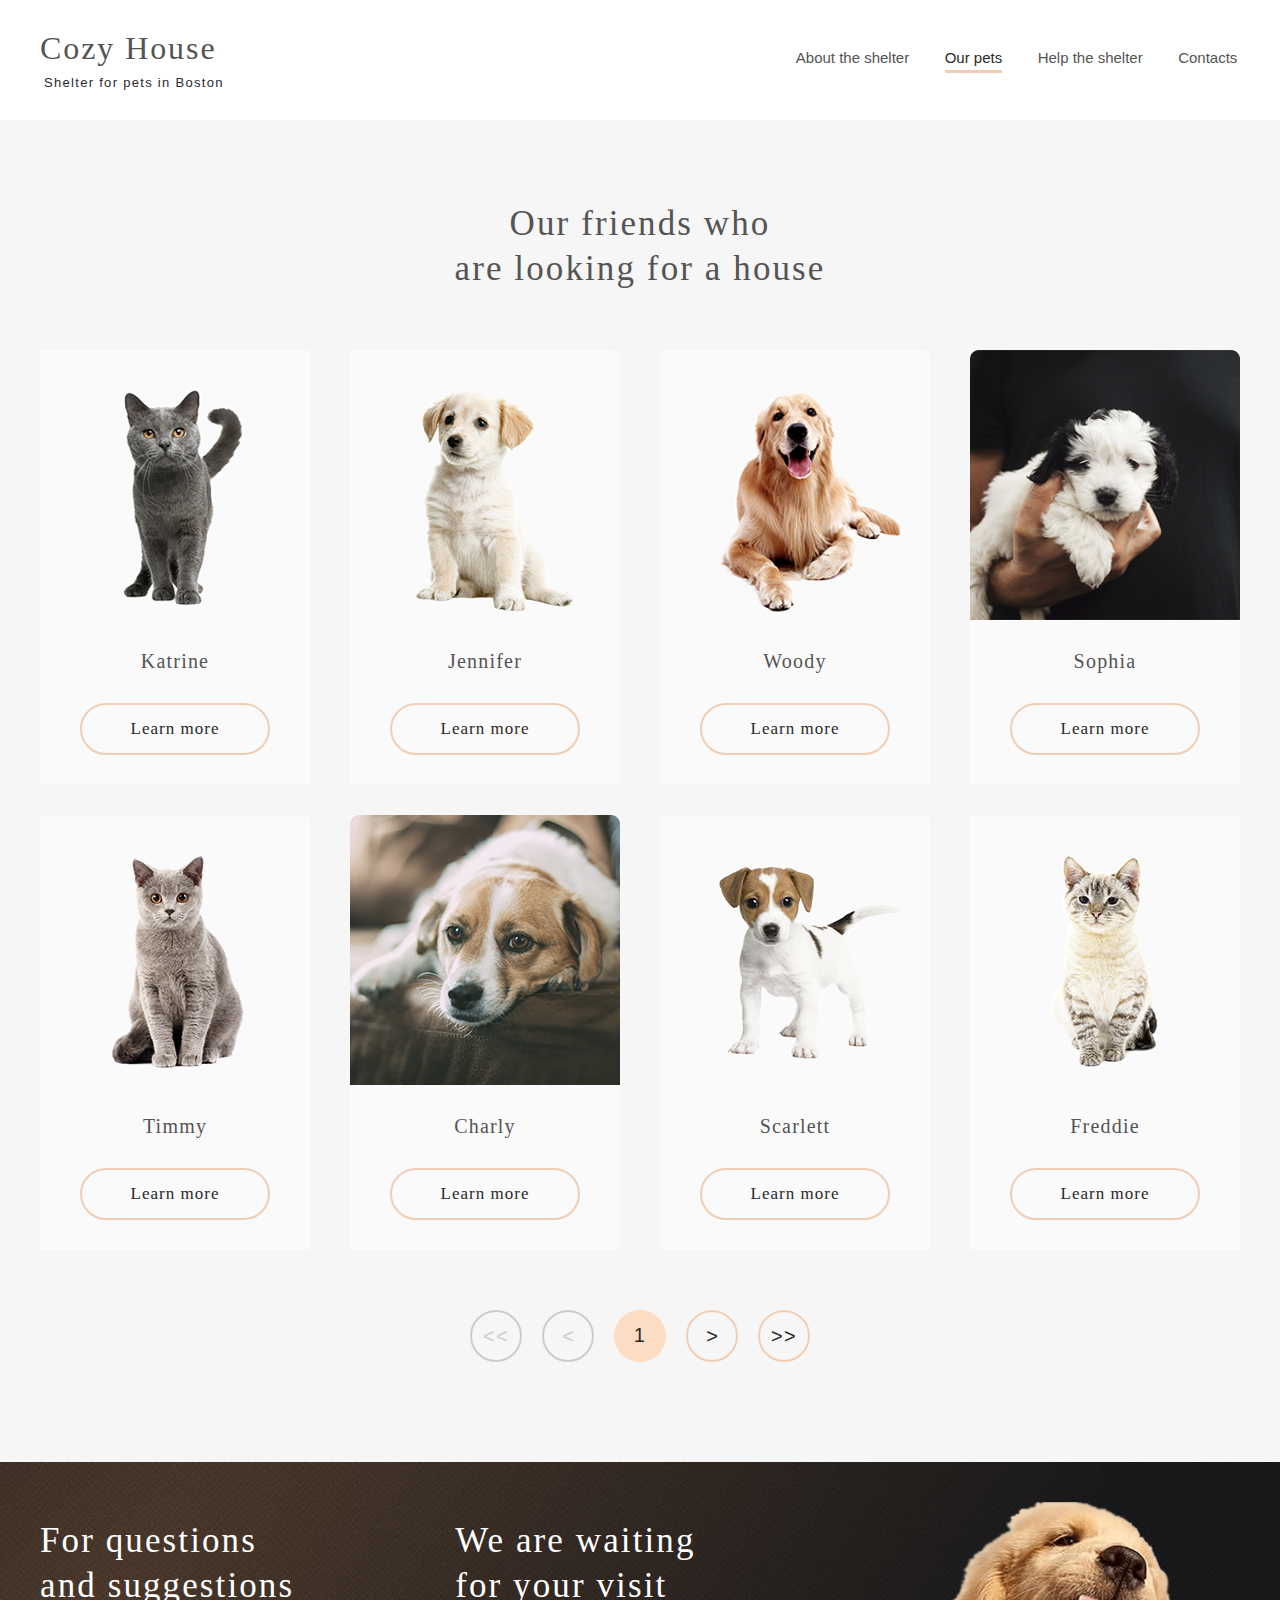
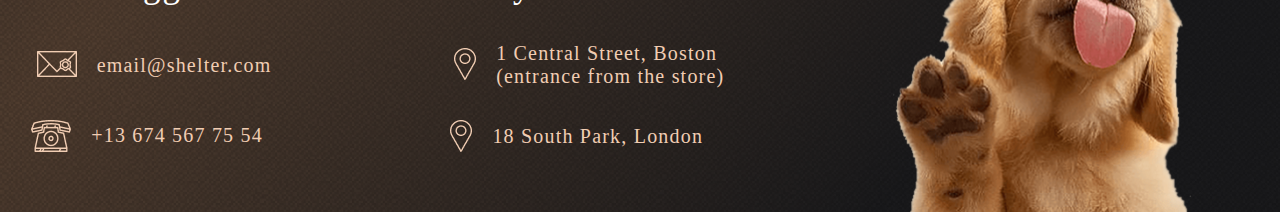
<file: pages/pets/index.html>
<!DOCTYPE html>
<html lang="en">
<head>
  <meta charset="UTF-8">
  <meta name="viewport" content="width=device-width, initial-scale=1.0">
  <title>our pets</title>
  <link rel="stylesheet" href="style.css">
  <script src="script.js"></script>
</head>
<body>
  <header>
    <div class="header-container">
    <div class="logo">
      <a href="https://bartozzzz.github.io/shelter/pages/main/">
        <h1 class="logo-text">Cozy House</h1>
        <p>Shelter for pets in Boston</p>
      </a>
    </div>
    <div class="header-references">
      <ul>
        <li><a href="https://bartozzzz.github.io/shelter/pages/main/" class="hover-link">About the shelter</a></li>
        <li><a href="#" class="Our-pets-ref hover-link"><span>Our pets</span></a></li>
        <li><a href="#" class="Help-the-shelter-ref disable-link">Help the shelter</a></li>
        <li><a href="#" class="Contacts-ref disable-link">Contacts</a></li>
      </ul>
    </div>
  </div>
  </header>
  <section>
    <div class="our-friends">
      <h3>Our friends who<br>
      are looking for a house</h3>
      <div class="first-row-pets">
        <div class="card hover">
          <div class="katrine"></div>
          <p>Katrine</p>
          <button class="hover">Learn more</button>
        </div>
        <div class="card hover">
          <div class="jennifer"></div>
          <p>Jennifer</p>
          <button class="hover">Learn more</button>
        </div>
        <div class="card hover">
          <div class="woody"></div>
          <p>Woody</p>
          <button class="hover">Learn more</button>
        </div>
        <div class="card hover">
          <div class="sophia"></div>
          <p>Sophia</p>
          <button class="hover">Learn more</button>
        </div>
      </div>
      <div class="second-row-pets">
        <div class="card hover">
          <div class="timmy"></div>
          <p>Timmy</p>
          <button class="hover">Learn more</button>
        </div>
        <div class="card hover">
          <div class="charly"></div>
          <p>Charly</p>
          <button class="hover">Learn more</button>
        </div>
        <div class="card hover">
          <div class="scarlett"></div>
          <p>Scarlett</p>
          <button class="hover">Learn more</button>
        </div>
        <div class="card hover">
          <div class="freddie"></div>
          <p>Freddie</p>
          <button class="hover">Learn more</button>
        </div>
      </div>
      <div class="panel-navigation">
        <div class="back-all" onclick="backAll()"><p>&lt;&lt;</p></div>
        <div class="back" onclick="back()"><p>&lt;</p></div>
        <div class="page-number" id="page-number" onclick="pageNumber()"><p>1</p></div>
        <div class="forward" onclick="forwardClick()"><p>&gt;</p></div>
        <div class="forward-all" onclick="forwardAll()"><p>&gt;&gt;</p></div>
      </div>
    </div>
  </section>
  <footer>
    <div class="footer-background" id="footer-background">
      <div class="footer-text">
        <div class="email-phone">
          <h3>For questions<br>
            and suggestions</h3>
            <div class="first-icon-container">
              <div class="phone-mail-bg">
                <div class="mail-icon"></div>
                <a href="https://mail.ru/" class="mail-icon-text">email@shelter.com</a>
              </div>
              <div class="phone-mail-bg">
                <div class="phone-icon"></div>
                <a href="tel:+13 674 567 75 54" class="phone-icon-text">+13 674 567 75 54</a>
              </div>
            </div>
        </div>
        <div class="position">
          <h3>We are waiting<br>
            for your visit</h3>
              <div class="second-icon-container">
                <div class="pin-icon-bg">
                  <div class="pin-icon1"></div>
                  <a href="https://www.google.ru/maps/place/%D0%A6%D0%B8%D1%80%D0%BA/@52.4341317,31.0073716,17z/data=!3m1!4b1!4m13!1m7!3m6!1s0x46d4699b50faf1a5:0x5ecca30fd2361396!2z0JPQvtC80LXQu9GM!3b1!8m2!3d52.4313388!4d30.99367!3m4!1s0x46d469aa9b2a45e5:0xc338badbffaee750!8m2!3d52.4341284!4d31.0095603" class="pin-icon-text1">1 Central Street, Boston<br>(entrance from the store)</a>
                </div>
                <div class="pin-icon-bg">
                  <div class="pin-icon2"></div>
                  <a href="https://www.google.ru/maps/place/%D0%92%D0%B5%D0%BB%D0%B8%D0%BA%D0%B0%D1%8F+%D0%9A%D0%B8%D1%82%D0%B0%D0%B9%D1%81%D0%BA%D0%B0%D1%8F+%D1%81%D1%82%D0%B5%D0%BD%D0%B0/@40.4319118,116.5681862,17z/data=!4m12!1m6!3m5!1s0x35f121d7687f2ccf:0xd040259b950522df!2z0JLQtdC70LjQutCw0Y8g0JrQuNGC0LDQudGB0LrQsNGPINGB0YLQtdC90LA!8m2!3d40.4319077!4d116.5703749!3m4!1s0x35f121d7687f2ccf:0xd040259b950522df!8m2!3d40.4319077!4d116.5703749" class="pin-icon-text2">18 South Park, London</a>
                </div>
              </div>
        </div>
      <div class="footer-bg-dog"></div>
    </div>
  </div>
  </footer>
</body>
</html>
</file>
<file: pages/pets/style.css>
* {
  margin: 0 auto;
  padding: 0;
  font-family: Arial, Georgia;
  user-select: none;
}
button {
  outline: none;
}
header {
  width: 1280px;
  height: 120px;
}
.header-container {
  display: inline-flex;
  justify-content: center;
  position: fixed;
  background-color: rgba(255, 255, 255, 1);
}
.header-references li {
  display: inline-flex;
}
.logo {
  cursor: pointer;
}
.logo a {
  text-decoration: none;
}
.logo-text {
  font-family: Georgia;
  font-style: normal;
  font-weight: normal;
  font-size: 32px;
  line-height: 35px;
  letter-spacing: 0.06em;
  color: rgba(84, 84, 84, 1);
  padding: 31px 0px 9px 40px;
}
.logo p {
  font-family: Arial;
  font-style: normal;
  font-weight: normal;
  font-size: 13px;
  line-height: 15px;
  letter-spacing: 0.1em;
  color: rgba(41, 41, 41, 1);
  padding: 0px 0px 30px 44px;
}
.header-references a {
  text-decoration: none;
  font-family: Arial;
  font-style: normal;
  font-weight: normal;
  font-size: 15px;
  line-height: 24px;
  color: rgba(84, 84, 84, 1);
}
.header-references ul {
  padding: 46px 0px 0px 572px;
}
.Our-pets-ref {
  margin-left: 31px;
}
.Help-the-shelter-ref {
  margin-left: 31px;
}
.Contacts-ref {
  margin-left: 31px;
  margin-right: 41px;
}
.Our-pets-ref span {
  color: rgba(41, 41, 41, 1);
  border-bottom: 3px solid rgba(241, 205, 179, 1);
  padding-bottom: 4px;
}
.hover-link:hover {
  color: rgba(41, 41, 41, 1);
}
.disable-link {
  cursor: default;
}
.header-references a:active {
  border-bottom: 3px solid rgba(241, 205, 179, 1);
  padding-bottom: 5px;
}
.our-friends {
  width: 1280px;
  height: 1342px;
  background-color: rgba(246, 246, 246, 1);
}
.our-friends h3 {
  text-align: center;
  font-family: Georgia;
  font-style: normal;
  font-weight: normal;
  font-size: 35px;
  line-height: 45px;
  letter-spacing: 0.06em;
  color: rgba(84, 84, 84, 1);
  padding-top: 81px;
}
.first-row-pets {
  display: inline-flex;
  margin-top: 59px;
}
.card {
  width: 270px;
  height: 435px;
  background-color: rgba(250, 250, 250, 1);
  display: flex;
  flex-direction: column;
  align-items: center;
  margin-left: 40px;
}
.card:hover {
  background-color: rgba(255, 255, 255, 1);
}
.katrine {
  background-image: url(assets/katrine.png);
  width: 270px;
  height: 270px;
}
.jennifer {
  background-image: url(assets/jennifer.png);
  width: 270px;
  height: 270px;
}
.woody {
  background-image: url(assets/woody.png);
  width: 270px;
  height: 270px;
}
.sophia {
  background-image: url(assets/sophia.png);
  width: 270px;
  height: 270px;
}
.card p {
  font-family: Georgia;
font-style: normal;
font-weight: normal;
font-size: 20px;
line-height: 23px;
letter-spacing: 0.06em;
color: rgba(84, 84, 84, 1);
padding-top: 30px;
}
.card button {
  width: 190px;
  height: 52px;
  border-radius: 100px;
  background-color: rgba(250, 250, 250, 1);
  font-family: Georgia;
  font-weight: normal;
  font-style: normal;
  color: rgba(41, 41, 41, 1);
  font-size: 17px;
  line-height: 22px;
  letter-spacing: 0.06em;
  text-align: center;
  border: 2px solid #F1CDB3;
  align-items: center;
  margin-top: 30px;
  outline: none;
}
.card button:hover {
  background-color: rgba(255, 255, 255, 1);
  cursor: pointer;
}
.second-row-pets {
  display: inline-flex;
  margin-top: 30px;
}
.timmy {
  background-image: url(assets/timmy.png);
  width: 270px;
  height: 270px;
}
.charly {
  background-image: url(assets/charly.png);
  width: 270px;
  height: 270px;
}
.scarlett {
  background-image: url(assets/scarlet.png);
  width: 270px;
  height: 270px;
}
.freddie {
  background-image: url(assets/freddie.png);
  width: 270px;
  height: 270px;
}
.panel-navigation {
  display: inline-flex;
  margin-top: 60px;
}
.back-all {
  height: 52px;
  width: 52px;
  border: 2px solid rgba(205, 205, 205, 1);
  box-sizing: border-box;
  border-radius: 100px;
  letter-spacing: 0.06em;
  text-align: center;
  padding-top: 13px;
  font-size: 20px;
  margin-left: 470px;
}
.back-all p {
  color: rgba(205, 205, 205, 1);
}
.back-all:hover {
  cursor: pointer;
}
.back {
  height: 52px;
  width: 52px;
  border: 2px solid rgba(205, 205, 205, 1);
  box-sizing: border-box;
  border-radius: 100px;
  text-align: center;
  padding-top: 13px;
  font-size: 20px;
  margin-left: 20px;
}
.back p {
  color: rgba(205, 205, 205, 1);
}
.back:hover {
  cursor: pointer;
}
.page-number {
  height: 52px;
  width: 52px;
  background-color: rgba(253, 220, 196, 1);
  box-sizing: border-box;
  font-family: Georgia;
  font-style: normal;
  font-weight: normal;
  border-radius: 100px;
  text-align: center;
  letter-spacing: 0.06em;
  line-height: 23px;
  padding-top: 14px;
  font-size: 20px;
  margin-left: 20px;
}
.page-number p {
  color: rgba(41, 41, 41, 1);
}
.page-number:hover {
  cursor: pointer;
  background-color: rgba(241, 205, 179, 1);
}
.forward {
  height: 52px;
  width: 52px;
  border: 2px solid #F1CDB3;
  box-sizing: border-box;
  border-radius: 100px;
  text-align: center;
  padding-top: 13px;
  font-size: 20px;
  margin-left: 20px;
}
.forward p {
  color: rgba(41, 41, 41, 1);
}
.forward:hover {
  cursor: pointer;
}
.forward-all {
  height: 52px;
  width: 52px;
  border: 2px solid #F1CDB3;
  box-sizing: border-box;
  letter-spacing: 0.06em;
  border-radius: 100px;
  text-align: center;
  padding-top: 13px;
  font-size: 20px;
  margin-left: 20px;
}
.forward-all p {
  color: rgba(41, 41, 41, 1);
}
.forward-all:hover {
  cursor: pointer;
}
.footer-background {
  background-image: url(assets/footer-gradient-background.png);
  height: 350px;
  width: 1280px;
}
.footer-text {
  display: inline-flex;
}
.footer-bg-dog {
  background-image: url(assets/footer-puppy.png);
  width: 300px;
  height: 310px;
  margin: 40px 0px 0px 168px;
}
.email-phone {
  padding-top: 56px;
}
.first-icon-container {
  display: flex;
  flex-direction: column;
}
.second-icon-container {
  display: flex;
  flex-direction: column;
}
.position {
  padding-top: 56px;
}
.email-phone h3 {
  font-family: Georgia;
  font-style: normal;
  font-weight: normal;
  font-size: 35px;
  line-height: 45px;
  letter-spacing: 0.06em;
  color: rgba(255, 255, 255, 1);
  padding-left: 40px;
}
.position h3 {
  font-family: Georgia;
  font-style: normal;
  font-weight: normal;
  font-size: 35px;
  line-height: 45px;
  letter-spacing: 0.06em;
  color: rgba(255, 255, 255, 1);
  padding-left: 161px;
}
.mail-icon-text {
  text-decoration: none;
  font-family: Georgia;
  font-style: normal;
  font-weight: normal;
  font-size: 20px;
  line-height: 23px;
  letter-spacing: 0.06em;
  color: rgba(241, 205, 179, 1);
  padding: 45px 0px 0px 20px;
}
.mail-icon {
  background-image: url(assets/mail.png);
  width: 40px;
  height: 26px;
  margin: 43px 0px 0px 14px;
}
.mail-icon:hover {
  cursor: pointer;
}
.mail-icon a:hover {
  cursor: pointer;
}
.phone-icon:hover {
  cursor: pointer;
}
.phone-icon a:hover {
  cursor: pointer;
}
.pin-icon1 a:hover {
  cursor: pointer;
}
.pin-icon1:hover {
  cursor: pointer;
}
.pin-icon2 a:hover {
  cursor: pointer;
}
.pin-icon2:hover {
  cursor: pointer;
}
.phone-icon-text {
  text-decoration: none;
  font-family: Georgia;
  font-style: normal;
  font-weight: normal;
  font-size: 20px;
  line-height: 23px;
  letter-spacing: 0.06em;
  color: rgba(241, 205, 179, 1);
  padding: 42px 0px 0px 20px;
}
.phone-icon {
  background-image: url(assets/phone.png);
  width: 40px;
  height: 32px;
  margin-top: 43px;
}
.phone-mail-bg {
  display: inline-flex;
  align-content: center;
  align-items: center;
}
.pin-icon-text1 {
  text-decoration: none;
  font-family: Georgia;
  font-style: normal;
  font-weight: normal;
  font-size: 20px;
  line-height: 23px;
  letter-spacing: 0.06em;
  color: rgba(241, 205, 179, 1);
  padding: 34px 0px 0px 20px;
}
.pin-icon1 {
  background-image: url(assets/pin.png);
  width: 22px;
  height: 32px;
  margin: 40px 0px 0px 160px;
}
.pin-icon-text2 {
  text-decoration: none;
  font-family: Georgia;
  font-style: normal;
  font-weight: normal;
  font-size: 20px;
  line-height: 23px;
  letter-spacing: 0.06em;
  color: rgba(241, 205, 179, 1);
  padding: 37px 0px 0px 20px;
}
.pin-icon2 {
  background-image: url(assets/pin.png);
  width: 22px;
  height: 32px;
  margin: 32px 0px 0px 135px;
}
.pin-icon-bg {
  display: flex;
}
</file>
